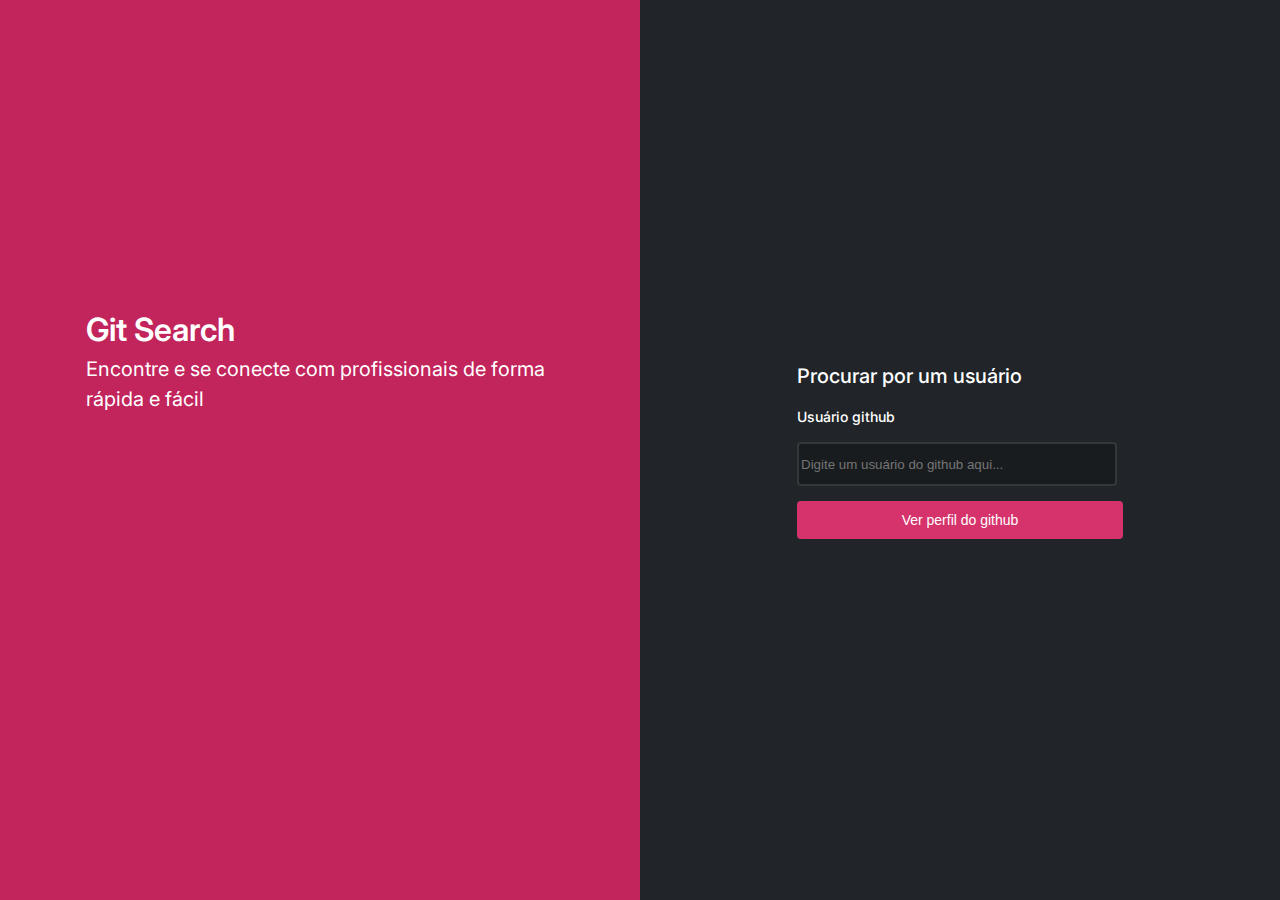
<file: index.html>
<!DOCTYPE html>
<html lang="en">
  <head>
    <meta charset="UTF-8" />
    <meta http-equiv="X-UA-Compatible" content="IE=edge" />
    <meta name="viewport" content="width=device-width, initial-scale=1.0" />

    <!-- CSS -->
    <link rel="stylesheet" href="./src/styles/reset.css">
    <link rel="stylesheet" href="./src/styles/index/globalStyles.css">
    <link rel="stylesheet" href="./src/styles/index/search.css">
    <link rel="stylesheet" href="./src/styles/index/index.css">


    <!-- FONTES -->
    <link rel="preconnect" href="https://fonts.googleapis.com" />
    <link rel="preconnect" href="https://fonts.gstatic.com" crossorigin />
    <link href="https://fonts.googleapis.com/css2?family=Inter:wght@100;200;300;400;500;600;700;800;900&display=swap" rel="stylesheet"/>
    <title>Git Search</title>
  </head>
  <body>
    <main>
      <div class="rose__square">
        <div class="div__rose">
          <h1>Git Search</h1>
          <p>Encontre e se conecte com profissionais de forma rápida e fácil </p>
        </div>
      </div>
      <div class="black__square">
        <div class="div__black">
          <h2>Procurar por um usuário</h2>
          <label for="area__text">Usuário github</label>
          <input id="area__text" type="text" placeholder="Digite um usuário do github aqui...">
          <button class="rose__button">Ver perfil do github</button>
        </div>
      </div>
    </main>
    <script type="module" src="./src/scripts/index.js"></script>
  </body>
</html>
</file>
<file: src/styles/index/globalStyles.css>
:root {
  --color-brand-1: #c2255c;
  --color-brand-2: #d6336c;
  --color-brand-3: #520F84;
  --color-grey-1: #191c1f;
  --color-grey-2: #212529;
  --color-grey-3: #33363a;
  --color-grey-4: #373b3e;
  --color-grey-6: #a6a8a9;
  --color-grey-7: #ffffff;
  --color-alert: #c22554;
  --font-primary: "Inter", sans-serif;
}
</file>
<file: src/styles/index/search.css>
.rose__square {
    display: flex;
    align-items: center;
    justify-content: center;
    flex-direction: column;
    gap: 5px;
    background: var(--color-brand-1);
    width: 50%;
}

.black__square {
    display: flex;
    align-items: center;
    justify-content: center;
    flex-direction: column;
    gap: 5px;
    background: var(--color-grey-2);
    width: 50%;
}

.div__rose{
    font-family: 'inter';
    width: 468px;
    display: flex;
    flex-direction: column;
    margin-bottom: 180px;
}

.div__black{
    font-family: 'inter';
    display: flex;
    flex-direction: column;
    gap: 15px;
}

.div__rose > h1 {
    font-weight: 600;
    font-size: 32px;
    line-height: 150%;
}

.div__rose > p {
    font-weight: 400;
    font-size: 20px;
    line-height: 150%;
}

.div__black > h2{
    font-weight: 500;
    font-size: 20px;
    line-height: 150%;
}

.div__black > label{
    font-weight: 500;
    font-size: 14px;
    line-height: 150%;
}

.div__black > input{
    width: 312px;
    height: 38px;
    color: var(--color-grey-7);
    background: #191C1F;
    border: 2px solid rgba(255, 255, 255, 0.12);
    border-radius: 4px;
}   

.rose__button{
    display: flex;
    flex-direction: row;
    justify-content: center;
    padding: 7px 93px;
    width: 326px;
    height: 38px;
    color: var(--color-grey-7);
    background-color: var(--color-brand-2);
    border: 2px solid var(--color-brand-2);
    border-radius: 4px;
    font-weight: 500;
    font-size: 14px;
    line-height: 150%;
}
</file>
<file: src/styles/index/index.css>
body{
    margin: 0;
    padding: 0;
    height: 100vh;
    width: 100vw;
    font-family: 'inter';
    user-select: none;
    color: var(--color-grey-7);
}

main{
    display: flex;
    flex-direction: row;
    max-width: 100%;
    min-height: 100%;
}
</file>
